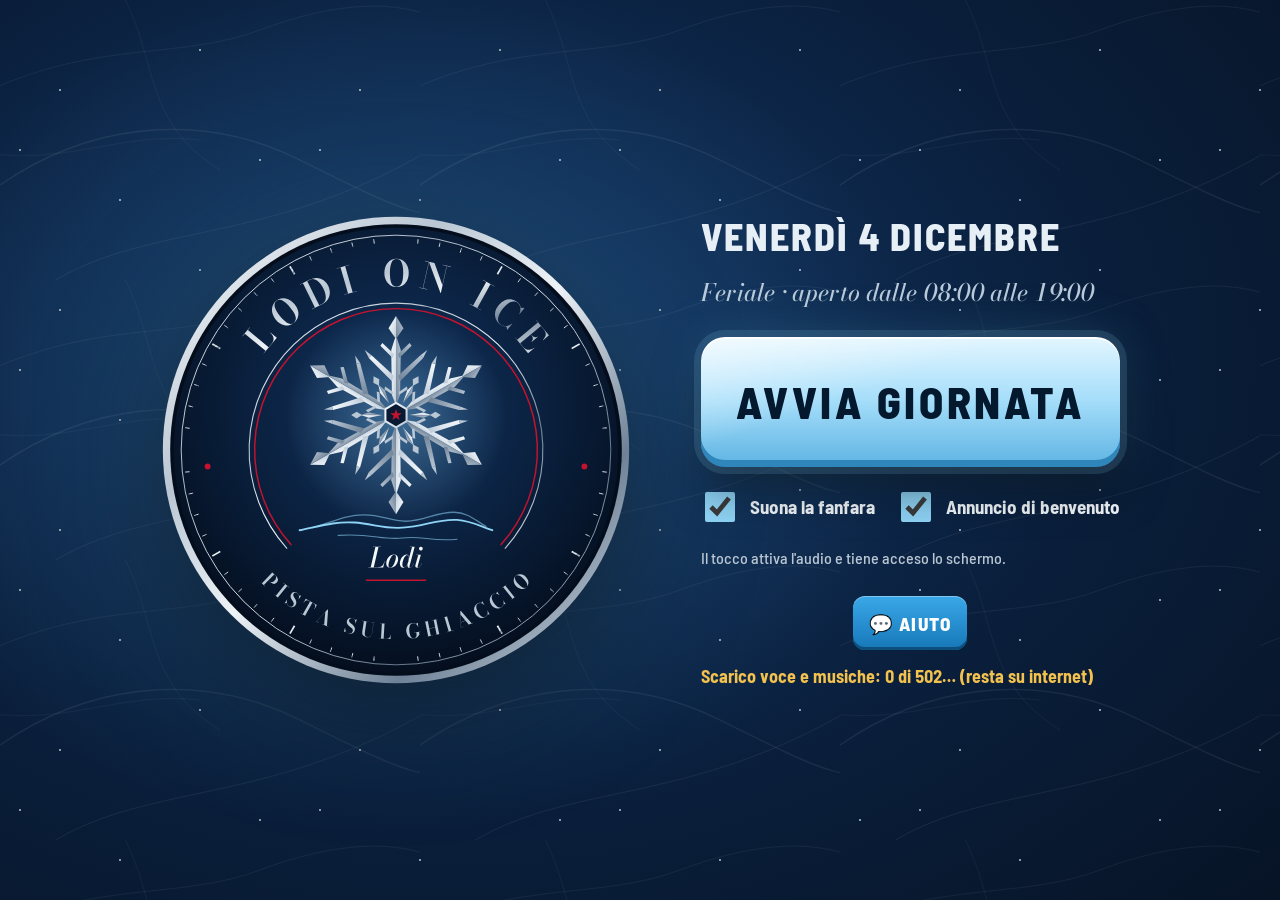
<file: index.html>
<!doctype html>
<html lang="it">
<head>
  <meta charset="utf-8">
  <meta name="viewport" content="width=device-width, initial-scale=1, viewport-fit=cover, user-scalable=no">
  <meta name="theme-color" content="#081A33">
  <meta name="mobile-web-app-capable" content="yes">
  <meta name="apple-mobile-web-app-capable" content="yes">
  <meta name="apple-mobile-web-app-status-bar-style" content="black-translucent">
  <meta name="apple-mobile-web-app-title" content="Lodi on Ice">
  <meta name="format-detection" content="telephone=no">
  <title>Lodi on Ice – Pista sul ghiaccio</title>
  <link rel="manifest" href="manifest.json">
  <link rel="icon" href="icone/icona-192.png">
  <link rel="apple-touch-icon" href="icone/icona-180.png">
  <link rel="stylesheet" href="css/stile.css">
</head>
<body>

<section id="avvio" class="avvio">
  <div class="avvio-neve" aria-hidden="true"></div>
  <img src="logo/logo.svg" alt="Lodi on Ice – Pista sul ghiaccio" class="avvio-logo">
  <div class="avvio-colonna">
    <p class="avvio-data" id="avvio-data"></p>
    <p class="avvio-orario" id="avvio-orario"></p>
    <div class="avvio-fondo" id="avvio-fondo" hidden>
      <span class="fondo-titolo">💶 Fondo cassa nel cassetto</span>
      <span class="fondo-comandi">
        <button type="button" class="btn" id="fondo-meno" aria-label="10 euro in meno">−10</button>
        <input type="number" inputmode="decimal" id="fondo-euro" min="0" step="5" aria-label="Fondo cassa in euro"><b>€</b>
        <button type="button" class="btn" id="fondo-piu" aria-label="10 euro in più">+10</button>
      </span>
    </div>
    <button id="btn-avvia" class="btn-avvia">AVVIA GIORNATA</button>
    <div class="avvio-opzioni">
      <label class="spunta"><input type="checkbox" id="avvio-tada"> Suona la fanfara</label>
      <label class="spunta"><input type="checkbox" id="avvio-benvenuto"> Annuncio di benvenuto</label>
      <label class="spunta" id="avvio-yt-riga" hidden><input type="checkbox" id="avvio-yt"> Musica YouTube</label>
    </div>
    <p class="avvio-nota">Il tocco attiva l'audio e tiene acceso lo schermo.</p>
    <div id="avvio-licenza" class="avvio-licenza"></div>
    <button id="btn-aiuto-avvio" class="btn-aiuto avvio-aiuto" aria-label="Assistenza">💬 AIUTO</button>
    <p class="avvio-offline" id="avvio-offline"></p>
  </div>
</section>

<header class="barra">
  <i class="ang a1"></i><i class="ang a2"></i><i class="ang a3"></i><i class="ang a4"></i>
  <img src="logo/icona.svg" alt="" class="barra-icona">
  <div class="barra-nome">
    <span class="barra-titolo">Lodi on Ice</span>
    <span class="barra-sotto">Pista sul ghiaccio · Lodi</span>
  </div>
  <div class="barra-centro">
    <span id="barra-giorno" class="badge"></span>
    <span id="barra-ora" class="barra-ora">--:--</span>
  </div>
  <div id="stato" class="stato" role="status"></div>
  <button id="btn-aiuto" class="btn-aiuto" aria-label="Assistenza">💬 AIUTO</button>
  <button id="btn-stop" class="btn-stop" aria-label="Ferma tutti i suoni">■ STOP</button>
</header>

<nav class="menu" aria-label="Pagine">
  <button data-pagina="oggi" class="attivo">
    <svg viewBox="0 0 48 48"><path d="M6 14h36v7a4 4 0 0 0 0 8v7H6v-7a4 4 0 0 0 0-8z" /><path d="M30 14v22" stroke-dasharray="3 3"/></svg>
    Cassa</button>
  <button data-pagina="pinguini">
    <svg viewBox="0 0 48 48"><path d="M24 5c-7 0-11 6-11 13v9c-4 3-6 7-5 10 3 0 5-2 6-4 1 5 5 9 10 9s9-4 10-9c1 2 3 4 6 4 1-3-1-7-5-10v-9c0-7-4-13-11-13z"/><path d="M19 18h.1M29 18h.1M21 24l3 3 3-3"/></svg>
    Pinguini</button>
  <button data-pagina="turni" class="menu-turni">
    <svg viewBox="0 0 48 48"><circle cx="24" cy="27" r="15"/><path d="M24 18v9l6 4M19 5h10M24 5v7"/></svg>
    Turni</button>
  <button data-pagina="armadi" class="menu-armadi">
    <svg viewBox="0 0 48 48"><rect x="10" y="5" width="28" height="38" rx="3"/><path d="M24 5v38M18 22v4M30 22v4"/></svg>
    Armadietti</button>
  <button data-pagina="suoni">
    <svg viewBox="0 0 48 48"><path d="M8 19h8l10-8v26l-10-8H8z"/><path d="M32 17a10 10 0 0 1 0 14M37 12a17 17 0 0 1 0 24"/></svg>
    Annunci</button>
  <button data-pagina="stats" data-pin>
    <svg viewBox="0 0 48 48"><path d="M8 40h32M13 34V22M21 34V12M29 34V18M37 34V26"/></svg>
    Resoconto</button>
  <button data-pagina="imp" data-pin>
    <svg viewBox="0 0 48 48"><circle cx="24" cy="24" r="6"/><path d="M24 5v7M24 36v7M5 24h7M36 24h7M10.6 10.6l5 5M32.4 32.4l5 5M10.6 37.4l5-5M32.4 15.6l5-5"/></svg>
    Impostazioni</button>
</nav>

<main>
  <section id="pg-oggi" class="pagina attiva"></section>
  <section id="pg-pinguini" class="pagina"></section>
  <section id="pg-turni" class="pagina"></section>
  <section id="pg-armadi" class="pagina"></section>
  <section id="pg-suoni" class="pagina"></section>
  <section id="pg-stats" class="pagina"></section>
  <section id="pg-imp" class="pagina"></section>
</main>

<div id="yt-box" class="yt-box" hidden>
  <div id="yt-player"></div>
  <span class="yt-titolo"></span>
</div>

<div class="gira-telefono" aria-live="polite">
  <div class="gira-icona">📱</div>
  <b>Gira il telefono in orizzontale</b>
  <span>La pista si usa col telefono (o il tablet) messo di traverso.</span>
</div>

<div id="finestre"></div>
<div id="avvisi" aria-live="polite"></div>
<button id="aggiorna" class="aggiorna" hidden>Nuova versione disponibile, tocca per aggiornare</button>

<script src="lib/chart.umd.min.js"></script>
<script src="js/app.js" defer></script>
</body>
</html>
</file>
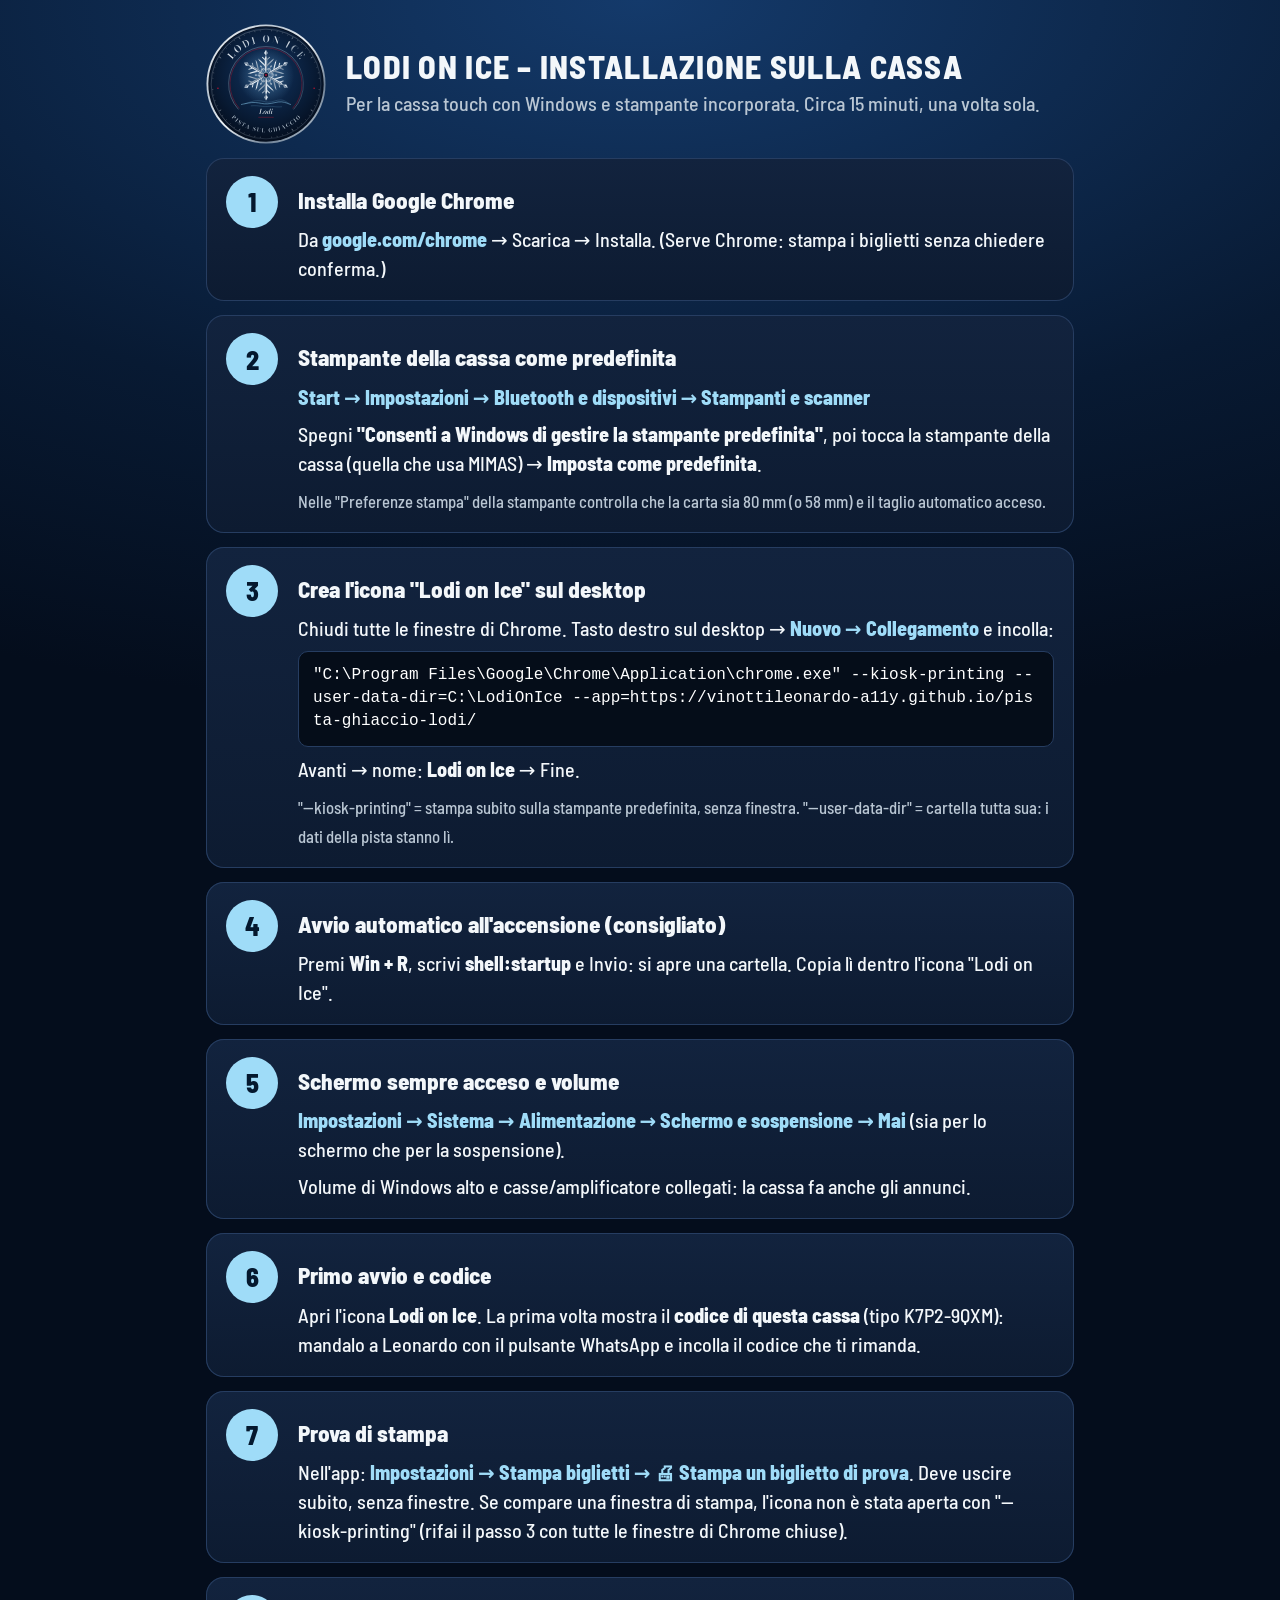
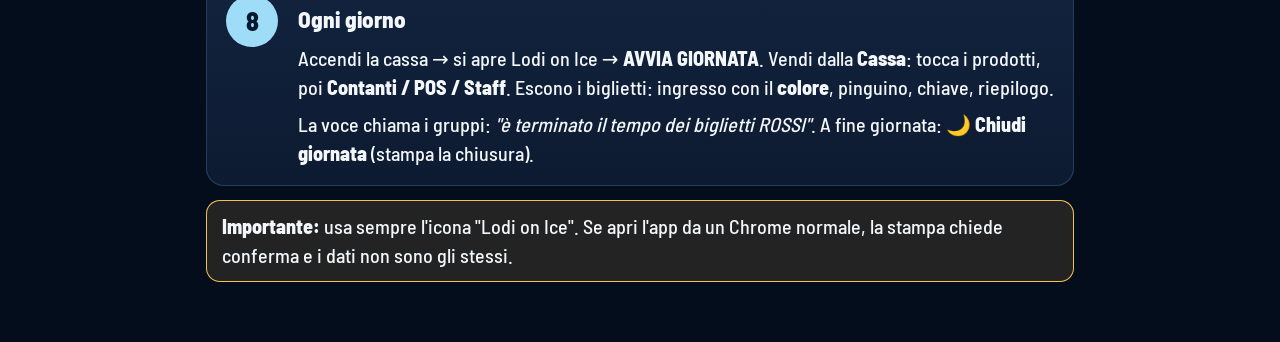
<file: installa.html>
<!doctype html>
<html lang="it">
<head>
  <meta charset="utf-8">
  <meta name="viewport" content="width=device-width, initial-scale=1">
  <title>Installa – Lodi on Ice (cassa Windows)</title>
  <link rel="icon" href="icone/icona-192.png">
  <style>
    @font-face { font-family: 'Barlow'; src: url('font/BarlowSemiCondensed-Medium.ttf') format('truetype'); font-weight: 500; }
    @font-face { font-family: 'Barlow'; src: url('font/BarlowSemiCondensed-ExtraBold.ttf') format('truetype'); font-weight: 800; }
    :root { --notte: #081A33; --riga: #263d61; --argento: #B9C6D3; --neve: #F3F7FA; --gh2: #9fdcf8; --ink: #04182e; --giallo: #F2C14E; --verde: #4FD1A5; }
    * { box-sizing: border-box; } html { background: #040D1C; }
    body { margin: 0; background: radial-gradient(120% 80% at 50% 0%, #143a6b, var(--notte) 60%, #040D1C) fixed; color: var(--neve); font: 500 20px/1.45 'Barlow', system-ui, sans-serif; }
    main { max-width: 900px; margin: 0 auto; padding: 24px 16px 60px; }
    header { display: flex; align-items: center; gap: 20px; }
    header img { width: 120px; height: 120px; }
    h1 { font-weight: 800; text-transform: uppercase; letter-spacing: .04em; font-size: 32px; margin: 0; line-height: 1.05; }
    header p { margin: 6px 0 0; color: var(--argento); }
    .passo { position: relative; background: linear-gradient(180deg, #12233e, #0d1b31); border-radius: 18px; padding: 18px 20px 18px 92px; margin-top: 14px; box-shadow: inset 0 0 0 1px var(--riga); }
    .passo > * + * { margin-top: 8px; }
    .n { position: absolute; left: 20px; top: 18px; width: 52px; height: 52px; border-radius: 50%; background: var(--gh2); color: var(--ink); font-weight: 800; font-size: 26px; display: flex; align-items: center; justify-content: center; }
    h2 { margin: 0; font-size: 23px; font-weight: 800; }
    p { margin: 0; }
    .percorso { font-weight: 800; color: var(--gh2); }
    code { display: block; background: #050d19; border: 1px solid var(--riga); border-radius: 10px; padding: 12px 14px; font-size: 16px; word-break: break-all; user-select: all; color: #fff; }
    .attenzione { background: rgba(242,193,78,.12); box-shadow: inset 0 0 0 1px var(--giallo); border-radius: 14px; padding: 12px 16px; margin-top: 14px; }
    small { color: var(--argento); }
  </style>
</head>
<body>
<main>
  <header>
    <img src="logo/logo.svg" alt="">
    <div>
      <h1>Lodi on Ice – installazione sulla cassa</h1>
      <p>Per la cassa touch con Windows e stampante incorporata. Circa 15 minuti, una volta sola.</p>
    </div>
  </header>

  <section class="passo"><span class="n">1</span>
    <h2>Installa Google Chrome</h2>
    <p>Da <span class="percorso">google.com/chrome</span> → Scarica → Installa. (Serve Chrome: stampa i biglietti senza chiedere conferma.)</p>
  </section>

  <section class="passo"><span class="n">2</span>
    <h2>Stampante della cassa come predefinita</h2>
    <p><span class="percorso">Start → Impostazioni → Bluetooth e dispositivi → Stampanti e scanner</span></p>
    <p>Spegni <b>"Consenti a Windows di gestire la stampante predefinita"</b>, poi tocca la stampante della cassa (quella che usa MIMAS) → <b>Imposta come predefinita</b>.</p>
    <p><small>Nelle "Preferenze stampa" della stampante controlla che la carta sia 80 mm (o 58 mm) e il taglio automatico acceso.</small></p>
  </section>

  <section class="passo"><span class="n">3</span>
    <h2>Crea l'icona "Lodi on Ice" sul desktop</h2>
    <p>Chiudi tutte le finestre di Chrome. Tasto destro sul desktop → <span class="percorso">Nuovo → Collegamento</span> e incolla:</p>
    <code>"C:\Program Files\Google\Chrome\Application\chrome.exe" --kiosk-printing --user-data-dir=C:\LodiOnIce --app=https://vinottileonardo-a11y.github.io/pista-ghiaccio-lodi/</code>
    <p>Avanti → nome: <b>Lodi on Ice</b> → Fine.</p>
    <p><small>"--kiosk-printing" = stampa subito sulla stampante predefinita, senza finestra. "--user-data-dir" = cartella tutta sua: i dati della pista stanno lì.</small></p>
  </section>

  <section class="passo"><span class="n">4</span>
    <h2>Avvio automatico all'accensione (consigliato)</h2>
    <p>Premi <b>Win + R</b>, scrivi <b>shell:startup</b> e Invio: si apre una cartella. Copia lì dentro l'icona "Lodi on Ice".</p>
  </section>

  <section class="passo"><span class="n">5</span>
    <h2>Schermo sempre acceso e volume</h2>
    <p><span class="percorso">Impostazioni → Sistema → Alimentazione → Schermo e sospensione → Mai</span> (sia per lo schermo che per la sospensione).</p>
    <p>Volume di Windows alto e casse/amplificatore collegati: la cassa fa anche gli annunci.</p>
  </section>

  <section class="passo"><span class="n">6</span>
    <h2>Primo avvio e codice</h2>
    <p>Apri l'icona <b>Lodi on Ice</b>. La prima volta mostra il <b>codice di questa cassa</b> (tipo K7P2-9QXM): mandalo a Leonardo con il pulsante WhatsApp e incolla il codice che ti rimanda.</p>
  </section>

  <section class="passo"><span class="n">7</span>
    <h2>Prova di stampa</h2>
    <p>Nell'app: <span class="percorso">Impostazioni → Stampa biglietti → 🖨 Stampa un biglietto di prova</span>. Deve uscire subito, senza finestre. Se compare una finestra di stampa, l'icona non è stata aperta con "--kiosk-printing" (rifai il passo 3 con tutte le finestre di Chrome chiuse).</p>
  </section>

  <section class="passo"><span class="n">8</span>
    <h2>Ogni giorno</h2>
    <p>Accendi la cassa → si apre Lodi on Ice → <b>AVVIA GIORNATA</b>. Vendi dalla <b>Cassa</b>: tocca i prodotti, poi <b>Contanti / POS / Staff</b>. Escono i biglietti: ingresso con il <b>colore</b>, pinguino, chiave, riepilogo.</p>
    <p>La voce chiama i gruppi: <i>"è terminato il tempo dei biglietti ROSSI"</i>. A fine giornata: <b>🌙 Chiudi giornata</b> (stampa la chiusura).</p>
  </section>

  <p class="attenzione"><b>Importante:</b> usa sempre l'icona "Lodi on Ice". Se apri l'app da un Chrome normale, la stampa chiede conferma e i dati non sono gli stessi.</p>
</main>
</body>
</html>
</file>
<file: css/stile.css>
@font-face{font-family:Bodoni;src:url(../font/BodoniModa.ttf) format("truetype");font-weight:400 900;font-display:swap}@font-face{font-family:Bodoni;src:url(../font/BodoniModa-Italic.ttf) format("truetype");font-weight:400 900;font-style:italic;font-display:swap}@font-face{font-family:Barlow;src:url(../font/BarlowSemiCondensed-Medium.ttf) format("truetype");font-weight:500;font-display:swap}@font-face{font-family:Barlow;src:url(../font/BarlowSemiCondensed-Bold.ttf) format("truetype");font-weight:700;font-display:swap}@font-face{font-family:Barlow;src:url(../font/BarlowSemiCondensed-ExtraBold.ttf) format("truetype");font-weight:800;font-display:swap}:root{--notte: #081A33;--abisso: #040D1C;--lastra: #0F2748;--lastra-2: #163563;--filo: rgba(185, 198, 211, .28);--argento: #B9C6D3;--neve: #F3F7FA;--ghiaccio: #8FD3F5;--ghiaccio-scuro: #2C7FB8;--rosso: #C4132F;--rosso-chiaro: #FF5A6E;--giallo: #F2C14E;--verde: #4FD1A5;--raggio: 14px;--barra: 72px;--menu: 124px;color-scheme:dark}*{box-sizing:border-box;-webkit-tap-highlight-color:transparent}html,body{margin:0;height:100%}body{background:radial-gradient(120% 90% at 60% 0%,#10305a 0%,var(--notte) 55%,var(--abisso) 100%) fixed;color:var(--neve);font:500 18px/1.35 Barlow,system-ui,sans-serif;overflow:hidden;user-select:none;-webkit-user-select:none;touch-action:manipulation}button,input,select,textarea{font:inherit;color:inherit}button{cursor:pointer;border:0;background:none}button:focus-visible,input:focus-visible,select:focus-visible,textarea:focus-visible{outline:3px solid var(--ghiaccio);outline-offset:2px}h1,h2,h3{font-family:Bodoni,Georgia,serif;font-weight:600;margin:0;letter-spacing:.01em}h2{font-size:30px}h3{font-size:22px;color:var(--argento)}.num{font-variant-numeric:tabular-nums}[hidden]{display:none!important}.barra{position:fixed;inset:0 0 auto;height:var(--barra);display:flex;align-items:center;gap:18px;padding:0 16px 0 18px;background:#040d1cd1;border-bottom:1px solid var(--filo);backdrop-filter:blur(6px);z-index:20}.barra-icona{width:52px;height:52px;border-radius:50%}.barra-nome{display:flex;flex-direction:column;line-height:1.1;min-width:0}.barra-titolo{font-family:Bodoni,serif;font-size:25px;font-weight:600}.barra-sotto{font-family:Bodoni,serif;font-style:italic;color:var(--argento);font-size:15px}.barra-centro{margin-left:auto;display:flex;align-items:center;gap:14px}.barra-ora{font-size:34px;font-weight:800;font-variant-numeric:tabular-nums;letter-spacing:.02em}.badge{display:inline-flex;align-items:center;gap:6px;padding:5px 12px;border-radius:999px;border:1px solid var(--filo);color:var(--argento);font-weight:700;font-size:16px;white-space:nowrap}.badge.festivo{border-color:var(--rosso-chiaro);color:#ffd6dc;background:#c4132f38}.badge.vacanze{border-color:var(--rosso-chiaro);color:#fff;background:var(--rosso)}.badge.chiuso,.badge.fuori{color:var(--giallo);border-color:var(--giallo)}.badge.finto{color:#1b1200;background:var(--giallo);border-color:var(--giallo)}.stato{display:flex;gap:8px}.stato span{padding:6px 12px;border-radius:10px;font-weight:700;font-size:15px;white-space:nowrap;background:#4fd1a524;color:var(--verde);border:1px solid rgba(79,209,165,.4)}.stato span.ko{background:var(--rosso);color:#fff;border-color:var(--rosso-chiaro);animation:lampo 1s steps(2) infinite}.btn-stop{height:54px;padding:0 22px;border-radius:12px;background:var(--rosso);color:#fff;font-weight:800;font-size:22px;letter-spacing:.04em;border:2px solid #ff8a98}.btn-stop:active{transform:scale(.96)}.menu{position:fixed;top:var(--barra);bottom:0;left:0;width:var(--menu);display:flex;flex-direction:column;gap:8px;padding:12px 10px;background:#040d1c99;border-right:1px solid var(--filo);z-index:10}.menu button{flex:1;max-height:128px;display:flex;flex-direction:column;align-items:center;justify-content:center;gap:6px;border-radius:var(--raggio);color:var(--argento);font-weight:700;font-size:16px}.menu svg{width:42px;height:42px;fill:none;stroke:currentColor;stroke-width:2.6;stroke-linecap:round;stroke-linejoin:round}.menu button.attivo{background:var(--lastra-2);color:var(--neve);box-shadow:inset 4px 0 0 var(--ghiaccio)}.menu button.attivo svg{stroke:var(--ghiaccio)}main{position:fixed;top:var(--barra);left:var(--menu);right:0;bottom:0}.pagina{display:none;height:100%;overflow-y:auto;padding:18px 20px 28px;overscroll-behavior:contain}.pagina.attiva{display:block}.pannello{background:var(--lastra);border:1px solid var(--filo);border-radius:18px;padding:18px}.pannello+.pannello{margin-top:14px}.riga{display:flex;gap:12px;align-items:center;flex-wrap:wrap}.spazio{flex:1}.btn{min-height:64px;padding:0 22px;border-radius:var(--raggio);font-weight:700;font-size:20px;background:var(--lastra-2);border:1px solid var(--filo);color:var(--neve);display:inline-flex;align-items:center;justify-content:center;gap:10px}.btn:active{transform:scale(.97);filter:brightness(1.15)}.btn.primario{background:var(--ghiaccio);color:var(--abisso);border-color:transparent}.btn.pericolo{background:var(--rosso);border-color:var(--rosso-chiaro);color:#fff}.btn.piccolo{min-height:50px;font-size:17px;padding:0 16px}.btn[disabled]{opacity:.4}.etichetta{color:var(--argento);font-size:16px}.vuoto{color:var(--argento);font-style:italic}.spunta{display:inline-flex;align-items:center;gap:12px;font-size:19px;min-height:52px}.spunta input{width:30px;height:30px;accent-color:var(--ghiaccio)}.interruttore{position:relative;display:inline-flex;align-items:center;gap:14px;font-weight:700;font-size:20px;min-height:60px}.interruttore input{appearance:none;width:84px;height:46px;border-radius:999px;background:#3a4a61;position:relative;transition:background .2s}.interruttore input:after{content:"";position:absolute;top:5px;left:5px;width:36px;height:36px;border-radius:50%;background:#fff;transition:transform .2s}.interruttore input:checked{background:var(--verde)}.interruttore input:checked:after{transform:translate(38px)}input[type=text],input[type=number],input[type=time],input[type=date],input[type=datetime-local],input[type=password],select,textarea{min-height:56px;border-radius:12px;border:1px solid var(--filo);background:var(--abisso);padding:0 14px;font-size:20px;color:var(--neve);user-select:text;-webkit-user-select:text}textarea{padding:12px 14px;min-height:100px;resize:vertical;width:100%}input[type=number]{width:120px}input[type=range]{width:100%;height:44px;accent-color:var(--ghiaccio)}.avvio{position:fixed;inset:0;z-index:50;display:flex;align-items:center;justify-content:center;gap:70px;background:radial-gradient(90% 90% at 35% 40%,#143a6b 0%,var(--notte) 55%,var(--abisso) 100%)}.avvio[hidden]{display:none}.avvio-logo{width:min(470px,42vw);filter:drop-shadow(0 20px 50px rgba(0,0,0,.55))}.avvio-colonna{display:flex;flex-direction:column;gap:14px;max-width:470px}.avvio-data{font-family:Bodoni,serif;font-size:34px;margin:0}.avvio-orario{margin:0;color:var(--argento);font-size:22px}.avvio-fondo{display:flex;flex-direction:column;align-items:center;gap:8px;margin:4px 0 0;padding:12px 18px;border:1px solid var(--filo);border-radius:16px;background:#ffffff0a;font-size:21px;font-weight:700}.fondo-comandi{display:flex;align-items:center;gap:10px;white-space:nowrap}.avvio-fondo[hidden]{display:none}.avvio-fondo .btn{min-width:64px;min-height:52px;font-size:20px}.avvio-fondo input{width:110px;height:52px;font-size:26px;font-weight:800;text-align:center}.btn-avvia{margin-top:14px;height:130px;border-radius:22px;background:var(--ghiaccio);color:var(--abisso);font-weight:800;font-size:40px;letter-spacing:.04em;box-shadow:0 0 0 6px #8fd3f52e,0 18px 40px #00000073}.btn-avvia:active{transform:scale(.97)}.avvio-opzioni{display:flex;gap:22px;flex-wrap:wrap}.avvio-nota{color:var(--argento);margin:0;font-size:16px}.velo{position:fixed;inset:0;z-index:60;background:#020710b8;display:flex;align-items:center;justify-content:center;padding:20px}.finestra{background:var(--lastra);border:1px solid var(--filo);border-radius:22px;padding:24px;width:min(760px,100%);max-height:100%;overflow-y:auto;box-shadow:0 30px 80px #0009}.finestra h2{margin-bottom:14px}.finestra .azioni{display:flex;gap:12px;justify-content:flex-end;margin-top:22px;flex-wrap:wrap}.finestra .azioni .btn{min-width:170px}#avvisi{position:fixed;bottom:22px;left:50%;transform:translate(-50%);z-index:70;display:flex;flex-direction:column;gap:10px;align-items:center}.avviso{display:flex;align-items:center;gap:18px;padding:14px 18px 14px 22px;border-radius:16px;background:var(--neve);color:var(--abisso);font-weight:700;font-size:20px;box-shadow:0 14px 40px #00000080}.avviso .btn{min-height:52px;background:var(--abisso);color:var(--neve)}.aggiorna{position:fixed;top:calc(var(--barra) + 10px);left:50%;transform:translate(-50%);z-index:65;padding:18px 30px;border-radius:16px;background:var(--giallo);color:#1b1200;font-weight:800;font-size:21px;box-shadow:0 12px 30px #00000080}.oggi{display:grid;grid-template-columns:1.25fr 1fr;gap:18px;min-height:100%}.cassa{display:flex;flex-direction:column;gap:14px}.btn-ingresso{flex:1;min-height:250px;border-radius:24px;background:var(--ghiaccio);color:var(--abisso);display:flex;flex-direction:column;align-items:center;justify-content:center;gap:4px;box-shadow:inset 0 -8px #040d1c2e}.btn-ingresso:active{transform:scale(.985);filter:brightness(1.1)}.btn-ingresso b{font-size:84px;font-weight:800;line-height:1}.btn-ingresso span{font-size:22px;font-weight:700}.rapidi{display:grid;grid-template-columns:repeat(3,1fr);gap:14px}.rapidi .btn{min-height:110px;font-size:44px;font-weight:800;border-radius:20px}.annulla-riga{display:flex;gap:14px}.annulla-riga .btn{flex:1}.contatori{display:grid;grid-template-columns:1fr 1fr;gap:12px}.contatore{background:var(--abisso);border:1px solid var(--filo);border-radius:14px;padding:12px 16px}.contatore b{display:block;font-size:38px;font-weight:800;font-variant-numeric:tabular-nums;line-height:1.1}.contatore span{color:var(--argento);font-size:16px}.totale{grid-column:span 2;display:flex;align-items:baseline;justify-content:space-between;border-color:var(--ghiaccio)}.totale b{font-size:50px;color:var(--ghiaccio)}.lato{display:flex;flex-direction:column;gap:14px}.giorno-titolo{display:flex;align-items:center;justify-content:space-between;gap:12px}.chiusura-conto{font-size:46px;font-weight:800;font-variant-numeric:tabular-nums;line-height:1.05}.meteo-box{display:flex;align-items:center;gap:16px}.meteo-icona{font-size:56px;line-height:1;white-space:nowrap}.meteo-storia{color:var(--argento);font-size:16px}.promemoria{border-color:var(--giallo);background:#f2c14e1a}.promemoria b{color:var(--giallo)}.griglia-pinguini{display:grid;grid-template-columns:repeat(auto-fill,minmax(146px,1fr));gap:10px}.pinguino{position:relative;aspect-ratio:1 / .8;border-radius:18px;background:var(--lastra);border:2px solid var(--filo);display:flex;flex-direction:column;align-items:center;justify-content:center;overflow:hidden}.pinguino:active{transform:scale(.97)}.pinguino svg.ghiera{position:absolute;width:86%;height:86%}.pinguino .n{position:relative;font-size:56px;font-weight:800;line-height:1;font-variant-numeric:tabular-nums}.pinguino .t{position:relative;font-size:22px;font-weight:700;font-variant-numeric:tabular-nums;color:var(--argento)}.pinguino.libero .t{font-size:17px}.pinguino.uso{background:var(--lastra-2);border-color:var(--ghiaccio)}.pinguino.uso .t{color:var(--ghiaccio)}.pinguino.ultimo{background:#4a3a0c;border-color:var(--giallo);animation:lampeggia .9s ease-in-out infinite}.pinguino.ultimo .t{color:var(--giallo)}.pinguino.scaduto{background:var(--rosso);border-color:#ff9aa6}.pinguino.scaduto .t{color:#fff}.pinguino .turni{position:absolute;top:8px;right:10px;font-size:15px;font-weight:800;color:var(--neve);background:#00000059;padding:2px 8px;border-radius:8px}@keyframes lampeggia{50%{background:#7a5e10}}@keyframes lampo{50%{opacity:.55}}.legenda{display:flex;gap:18px;color:var(--argento);font-size:16px;flex-wrap:wrap}.legenda i{display:inline-block;width:16px;height:16px;border-radius:4px;vertical-align:-2px;margin-right:6px}.suoni{display:grid;grid-template-columns:1fr 380px;gap:18px}.gruppo-suoni{margin-bottom:16px}.gruppo-suoni h3{margin-bottom:10px}.griglia-suoni{display:grid;grid-template-columns:repeat(auto-fill,minmax(190px,1fr));gap:10px}.suono{min-height:84px;border-radius:14px;padding:10px 14px;text-align:left;font-weight:700;font-size:19px;background:var(--lastra-2);border:1px solid var(--filo);border-left:6px solid var(--colore, var(--ghiaccio));display:flex;flex-direction:column;justify-content:center}.suono small{color:var(--argento);font-weight:500;font-size:14px;line-height:1.2;margin-top:3px;display:-webkit-box;-webkit-line-clamp:2;-webkit-box-orient:vertical;overflow:hidden}.suono:active{filter:brightness(1.3);transform:scale(.98)}.suono.suonando{box-shadow:0 0 0 3px var(--ghiaccio)}.lettore .titolo{font-size:20px;font-weight:700;min-height:28px;overflow:hidden;text-overflow:ellipsis;white-space:nowrap}.lettore .comandi{display:grid;grid-template-columns:repeat(3,1fr);gap:10px;margin:12px 0}.lettore .comandi .btn{min-height:72px;font-size:28px}.lista-musica{max-height:220px;overflow-y:auto;margin-top:10px}.lista-musica div{display:flex;align-items:center;gap:10px;padding:8px 0;border-bottom:1px solid var(--filo)}.lista-musica div span{flex:1;overflow:hidden;text-overflow:ellipsis;white-space:nowrap}.lista-musica div.ora span{color:var(--ghiaccio);font-weight:700}.in-onda{color:var(--ghiaccio);font-weight:700;min-height:26px}.filtri{display:flex;gap:10px;flex-wrap:wrap;align-items:center;margin-bottom:14px}.filtri .btn.attivo{background:var(--ghiaccio);color:var(--abisso)}.tessere{display:grid;grid-template-columns:repeat(5,1fr);gap:12px;margin-bottom:14px}.tessera{background:var(--lastra);border:1px solid var(--filo);border-radius:16px;padding:14px 16px}.tessera b{display:block;font-size:34px;font-weight:800;font-variant-numeric:tabular-nums}.tessera span{color:var(--argento);font-size:15px}.grafici{display:grid;grid-template-columns:1fr 1fr;gap:14px}.grafico{background:var(--lastra);border:1px solid var(--filo);border-radius:18px;padding:14px;height:340px;display:flex;flex-direction:column}.grafico.largo{grid-column:span 2}.grafico h3{font-size:19px;margin-bottom:8px}.grafico .tela{position:relative;flex:1;min-height:0}table.tab{width:100%;border-collapse:collapse;font-size:17px}table.tab th{text-align:left;color:var(--argento);font-weight:700;padding:8px 10px;border-bottom:1px solid var(--filo)}table.tab td{padding:10px;border-bottom:1px solid rgba(185,198,211,.12);font-variant-numeric:tabular-nums}table.tab tr.festivo td:first-child{box-shadow:inset 4px 0 0 var(--rosso)}table.tab td.dx,table.tab th.dx{text-align:right}.imp{display:grid;grid-template-columns:1fr 1fr;gap:14px;align-items:start}.campo{display:flex;align-items:center;justify-content:space-between;gap:14px;padding:10px 0;border-bottom:1px solid rgba(185,198,211,.12)}.campo:last-child{border-bottom:0}.campo>span{font-size:19px}.elenco-voce{display:flex;align-items:center;gap:10px;padding:10px 0;border-bottom:1px solid rgba(185,198,211,.12)}.elenco-voce .testo{flex:1}.elenco-voce .testo small{display:block;color:var(--argento)}.tastierino{display:grid;grid-template-columns:repeat(3,110px);gap:12px;justify-content:center;margin-top:16px}.tastierino .btn{min-height:90px;font-size:36px}.pin-puntini{text-align:center;font-size:44px;letter-spacing:16px;min-height:60px}.meteo-scelte{display:grid;grid-template-columns:repeat(3,1fr);gap:12px}.meteo-scelte button,.meteo-extra button{min-height:112px;border-radius:18px;background:var(--lastra-2);border:2px solid var(--filo);display:flex;flex-direction:column;align-items:center;justify-content:center;gap:4px;font-weight:700;font-size:20px}.meteo-scelte button i,.meteo-extra button i{font-style:normal;font-size:46px;line-height:1.1}.meteo-scelte button.sel,.meteo-extra button.sel{border-color:var(--ghiaccio);background:#1d4a80;box-shadow:0 0 0 3px #8fd3f559}.meteo-extra{display:grid;grid-template-columns:1fr 1fr;gap:12px;margin-top:12px}.meteo-extra button{min-height:84px;flex-direction:row;gap:12px}.meteo-extra button i{font-size:36px}.debug-barra{border-color:var(--giallo)}@media (max-width: 1100px){.oggi,.suoni,.imp,.grafici{grid-template-columns:1fr}.grafico.largo{grid-column:auto}.tessere{grid-template-columns:repeat(2,1fr)}.barra-sotto{display:none}}@media (prefers-reduced-motion: reduce){.pinguino.ultimo,.stato span.ko{animation:none}}:root{--alto: env(safe-area-inset-top, 0px);--basso: env(safe-area-inset-bottom, 0px)}.barra{height:calc(var(--barra) + var(--alto));padding-top:var(--alto);padding-left:calc(18px + env(safe-area-inset-left,0px));padding-right:calc(16px + env(safe-area-inset-right,0px))}.menu,main{top:calc(var(--barra) + var(--alto))}.menu{padding-bottom:calc(12px + var(--basso));left:env(safe-area-inset-left,0px)}main{left:calc(var(--menu) + env(safe-area-inset-left,0px));right:env(safe-area-inset-right,0px)}.pagina{padding-bottom:calc(28px + var(--basso));-webkit-overflow-scrolling:touch}html,body{height:100dvh;overscroll-behavior:none}body{-webkit-touch-callout:none;-webkit-text-size-adjust:100%}img,svg,button{-webkit-touch-callout:none;-webkit-user-drag:none}.file-nascosto{position:absolute;width:1px;height:1px;opacity:0;overflow:hidden;pointer-events:none}.tieni-acceso{position:fixed;width:1px;height:1px;opacity:.01;left:0;bottom:0;pointer-events:none}@media (max-width: 1200px){.barra{gap:12px}.barra-ora{font-size:30px}.stato span{padding:6px 9px;font-size:14px}}.avvio-offline{margin:0;font-size:18px;font-weight:700;color:var(--giallo);min-height:24px}.avvio-offline.ok{color:var(--verde)}.incassi-giorno{max-width:760px}table.tab.incassi td{font-size:22px;padding:12px 10px}table.tab.incassi td.dx{font-weight:800}table.tab.incassi tr.festivo td:first-child{color:#ff8a9a}table.tab.incassi tr.totale td{border-top:2px solid var(--filo);border-bottom:0;font-size:24px;font-weight:800}details.cartella{margin-top:12px;border:1px solid var(--filo);border-radius:14px;background:#ffffff08}details.cartella>summary{list-style:none;cursor:pointer;padding:18px 20px;font-size:21px;font-weight:700;display:flex;align-items:center;gap:10px;min-height:64px}details.cartella>summary::-webkit-details-marker{display:none}details.cartella>summary:after{content:"\25b8";margin-left:auto;font-size:22px;transition:transform .15s}details.cartella[open]>summary:after{transform:rotate(90deg)}.cartella-dentro{padding:0 14px 14px}.cartella-dentro>.pannello:first-child{margin-top:0}details.cartella-imp>summary{list-style:none;cursor:pointer;display:flex;align-items:center;min-height:48px}details.cartella-imp>summary::-webkit-details-marker{display:none}details.cartella-imp>summary h3{margin:0;flex:1}details.cartella-imp>summary:after{content:"\25b8";font-size:22px;color:var(--argento);transition:transform .15s}details.cartella-imp[open]>summary:after{transform:rotate(90deg)}details.cartella-imp[open]>summary{margin-bottom:8px}.volume-tasti .vol-riga{display:flex;align-items:center;gap:12px;margin:10px 0}.volume-tasti .vol-btn{min-width:84px;min-height:84px;font-size:44px;font-weight:700}.volume-tasti .vol-centro{flex:1;text-align:center}.volume-tasti .vol-numero{font-size:56px;font-weight:800;line-height:1}.volume-tasti .vol-barra{display:grid;grid-template-columns:repeat(30,1fr);gap:3px;height:54px;align-items:end}.volume-tasti .vol-tacca{border:0;padding:0;border-radius:4px;background:var(--filo);cursor:pointer}.volume-tasti .vol-tacca.piena{background:var(--ghiaccio)}.volume-tasti .vol-tacca.medio{outline:2px solid currentColor;outline-offset:1px}.volume-tasti .vol-riga .btn:not(.vol-btn){flex:1;min-height:64px;font-size:20px}:root{--alto: env(safe-area-inset-top, 0px);--basso: env(safe-area-inset-bottom, 0px);--fondo: #06101f;--sup: #0d1b31;--sup2: #12233e;--sup3: #1a2f50;--riga: #263d61;--testo: #f1f6fb;--tenue: #9fb2c6;--spento: #5f7389;--cromo: #e6eef6;--filetto: #b9c9d9;--gh1: #e9f8ff;--gh2: #9fdcf8;--gh3: #4ea9dc;--gh-ink: #04182e;--r: 16px;--r-s: 12px;--display: "Barlow", "Arial Narrow", sans-serif;--brina: repeating-linear-gradient(28deg, rgba(255,255,255,.035) 0 1px, transparent 1px 5px), repeating-linear-gradient(-62deg, rgba(255,255,255,.028) 0 1px, transparent 1px 7px);--pattini: url("data:image/svg+xml,%3Csvg xmlns='http://www.w3.org/2000/svg' width='420' height='280'%3E%3Cg fill='none' stroke='%23ffffff' stroke-linecap='round'%3E%3Cpath d='M-20 200C80 120 200 110 300 160S440 230 460 200' stroke-opacity='.07' stroke-width='1.3'/%3E%3Cpath d='M-10 90C100 40 180 60 260 30S400 0 440 20' stroke-opacity='.05'/%3E%3Cpath d='M40 290C140 220 260 250 430 150' stroke-opacity='.06'/%3E%3Cpath d='M120 -10C160 60 140 120 220 170' stroke-opacity='.04'/%3E%3Cpath d='M-30 150C60 170 120 130 200 140' stroke-opacity='.05' stroke-width='.8'/%3E%3C/g%3E%3C/svg%3E")}body{background:var(--pattini),radial-gradient(110% 80% at 65% -10%,#143865 0%,#0a1f3c 40%,var(--fondo) 75%) fixed;background-size:420px 280px,auto;-webkit-font-smoothing:antialiased;font-variant-numeric:tabular-nums}h2{font-family:var(--display);font-weight:800;text-transform:uppercase;letter-spacing:.04em;font-size:30px;line-height:1;color:var(--testo)}h3{font-family:var(--display);font-weight:800;text-transform:uppercase;letter-spacing:.05em;font-size:21px;line-height:1.05;color:var(--cromo)}.barra{background:var(--brina),var(--pattini),linear-gradient(180deg,#16325a,#0b1d38);background-size:auto,420px 280px,auto;border-bottom:0;box-shadow:inset 0 -1px #04101f,inset 0 -6px #0c1a30,0 10px 26px #00000080;backdrop-filter:none}.barra:before{content:"";position:absolute;left:7px;right:7px;bottom:9px;top:calc(var(--alto) + 7px);border:1px solid var(--filetto);border-radius:10px;opacity:.45;pointer-events:none}.barra .ang{position:absolute;width:14px;height:14px;z-index:1;background:radial-gradient(circle at 35% 30%,#fff 0 8%,#d6dde4 32%,#6d7680)}.ang.a1{top:var(--alto);left:0;border-radius:0 0 7px}.ang.a2{top:var(--alto);right:0;border-radius:0 0 0 7px}.ang.a3{bottom:0;left:0;border-radius:0 7px 0 0}.ang.a4{bottom:0;right:0;border-radius:7px 0 0}.barra-icona{width:54px;height:54px;filter:drop-shadow(0 3px 8px rgba(0,0,0,.7))}.barra-titolo{font-family:var(--display);font-weight:800;text-transform:uppercase;letter-spacing:.06em;font-size:26px;color:var(--cromo);line-height:1}.barra-sotto{font-size:16px;margin-top:3px;color:var(--filetto)}.barra-ora{display:inline-flex;align-items:center;gap:10px;padding:4px 16px 4px 14px;border-radius:99px;background:#050c17;box-shadow:inset 0 0 0 1px #2d4466,inset 0 2px 6px #000c;font-family:var(--display);font-size:32px;color:#fff}.barra-ora:before{content:"";width:10px;height:10px;border-radius:50%;background:#5fd1ff;box-shadow:0 0 10px 2px #5fd1ffcc;animation:respiro 2.4s ease-in-out infinite}@keyframes respiro{50%{opacity:.45}}.badge{font-family:var(--display);text-transform:uppercase;letter-spacing:.05em;font-size:15px;padding:6px 13px;background:#00000040}.stato span{font-family:var(--display);text-transform:uppercase;letter-spacing:.05em;background:#0000004d;box-shadow:inset 0 0 0 1px #4fd1a573;border:0;display:inline-flex;align-items:center;gap:7px}.stato span:before{content:"";width:8px;height:8px;border-radius:50%;background:var(--verde);box-shadow:0 0 8px 1px #4fd1a5cc}.stato span.ko{background:var(--rosso);box-shadow:inset 0 0 0 1px #ff8a98}.stato span.ko:before{background:#fff;box-shadow:0 0 8px 2px #fff}.btn-stop{font-family:var(--display);letter-spacing:.08em;border:0;background:linear-gradient(180deg,#ea3a4d,#b5132b);box-shadow:inset 0 1px #ffffff4d,inset 0 -4px #7d0c1d,0 6px 16px #c4132f59}.menu{background:linear-gradient(180deg,#050c18d9,#050c18a6);border-right:0;box-shadow:inset -1px 0 #1a2c48;gap:10px}.menu button{position:relative;font-family:var(--display);text-transform:uppercase;letter-spacing:.06em;font-size:15px;background:var(--sup);color:var(--tenue);box-shadow:inset 0 1px #ffffff0d,inset 0 -3px #040b16,0 2px 6px #0000004d}.menu button:before{content:"";position:absolute;top:10px;right:10px;width:8px;height:8px;border-radius:50%;background:#22344f;box-shadow:inset 0 1px 1px #0009}.menu svg{stroke-width:2.3}.menu button.attivo{background:linear-gradient(180deg,#1d3a63,#12284a);color:#fff;box-shadow:inset 0 0 0 1px #35557f,inset 0 -3px 0 var(--rosso),0 4px 12px #0006}.menu button.attivo:before{background:#5fd1ff;box-shadow:0 0 10px 2px #5fd1ffcc}.menu button.attivo svg{stroke:var(--gh2);filter:drop-shadow(0 0 6px rgba(143,211,245,.45))}.pannello,.tessera,.grafico{background:linear-gradient(180deg,var(--sup2),var(--sup));border:0;border-radius:var(--r);box-shadow:inset 0 0 0 1px var(--riga),inset 0 1px #ffffff0a,0 8px 22px #0000004d}.pannello>h3:first-child,.grafico>h3:first-child{margin-bottom:10px!important}.finestra{background:var(--brina),linear-gradient(180deg,#14294a,#0c1b33);border:0;box-shadow:inset 0 0 0 1px #35557f,inset 0 3px 0 var(--filetto),0 30px 80px #000000b3}.velo{background:#020710c7;backdrop-filter:blur(3px);-webkit-backdrop-filter:blur(3px)}.promemoria{background:linear-gradient(180deg,#f2c14e24,#f2c14e0f);box-shadow:inset 0 0 0 1px #f2c14e8c,inset 4px 0 0 var(--giallo)}.btn{font-family:var(--display);text-transform:uppercase;letter-spacing:.05em;font-weight:800;border:0;color:var(--testo);background:linear-gradient(180deg,#213b62,#182d4d);box-shadow:inset 0 1px #ffffff14,inset 0 0 0 1px #2d4a74,inset 0 -3px #0a1729,0 3px 8px #00000059;transition:transform .08s,filter .15s}.btn:active{transform:translateY(2px);filter:brightness(1.15)}.btn.primario{color:var(--gh-ink);background:linear-gradient(180deg,var(--gh1) 0%,var(--gh2) 45%,var(--gh3) 100%);box-shadow:inset 0 1px #fffc,inset 0 -3px #2a7fb3,0 5px 18px #5fbef04d}.btn.pericolo{background:linear-gradient(180deg,#e8394c,#ad1328);box-shadow:inset 0 1px #ffffff40,inset 0 -3px #6d0a18,0 4px 14px #c4132f4d}.btn.piccolo{font-size:16px}.filtri .btn.attivo{color:#fff;background:linear-gradient(180deg,#1d3a63,#12284a);box-shadow:inset 0 0 0 1px #4a6c99,inset 0 -3px 0 var(--rosso)}.btn-ingresso{position:relative;overflow:hidden;color:var(--gh-ink);background:var(--pattini),linear-gradient(160deg,#ffffff8c,#fff0 38%),linear-gradient(180deg,#e3f6ff,#a6defa 48%,#5db3e3);background-size:420px 280px,auto,auto;box-shadow:inset 0 2px #ffffffe6,inset 0 0 0 1px #ffffff59,inset 0 -8px #2f86bb,0 14px 34px #3caae647}.btn-ingresso:after{content:"";position:absolute;top:-40%;bottom:-40%;width:26%;left:-40%;background:linear-gradient(90deg,transparent,rgba(255,255,255,.55),transparent);transform:rotate(18deg);animation:riflesso 7s ease-in-out infinite}@keyframes riflesso{0%,70%{left:-40%}to{left:130%}}.btn-ingresso b{font-family:var(--display);font-size:104px;letter-spacing:.01em;text-shadow:0 2px 0 rgba(255,255,255,.5)}.btn-ingresso span{font-family:var(--display);text-transform:uppercase;letter-spacing:.08em;font-weight:800;font-size:23px}.btn-ingresso:active{transform:translateY(3px)}.rapidi .btn{font-size:48px;letter-spacing:.02em;background:linear-gradient(180deg,#1f3a62,#152a49);box-shadow:inset 0 1px #ffffff14,inset 0 0 0 1px #2d4a74,inset 0 -4px 0 var(--gh3),0 4px 10px #00000059}.annulla-riga .btn{color:var(--tenue);box-shadow:inset 0 1px #ffffff0f,inset 0 0 0 1px #2d4a74,inset 0 -3px #4a5d78}.contatori{gap:0;border-radius:var(--r);overflow:hidden;background:#071223;box-shadow:inset 0 0 0 1px var(--riga)}.contatore{background:none;border:0;border-radius:0;padding:12px 16px 11px;text-align:center}.contatore+.contatore:not(.totale){box-shadow:inset 1px 0 0 var(--riga)}.contatore b{font-family:var(--display);font-size:44px;line-height:1;letter-spacing:.02em}.contatore span{font-size:15px;font-weight:700}.totale{text-align:left;align-items:center;padding:14px 18px;background:var(--brina),linear-gradient(180deg,#13284a,#0c1b33);box-shadow:inset 0 1px 0 var(--riga),inset 0 3px 0 var(--filetto)}.totale span{font-family:var(--display);text-transform:uppercase;letter-spacing:.07em;font-size:18px;color:var(--cromo)}.totale b{font-size:58px;color:var(--gh2);text-shadow:0 0 22px rgba(143,211,245,.35)}.giorno-titolo h2{font-size:28px}.chiusura-conto{font-family:var(--display);font-size:64px;letter-spacing:.02em;color:#fff}.meteo-box .btn{white-space:nowrap}.pinguino{border:0;border-radius:18px;background:linear-gradient(180deg,#132848,#0c1b33);box-shadow:inset 0 0 0 1px var(--riga),inset 0 1px #ffffff0d,inset 0 -4px #081325,0 4px 12px #0000004d}.pinguino .n{font-family:var(--display);font-size:62px;letter-spacing:.01em}.pinguino .t{font-family:var(--display);letter-spacing:.04em}.pinguino.libero .t{text-transform:uppercase;color:var(--spento)}.pinguino.libero .n{color:#c9d6e3}.pinguino.uso{border:0;background:var(--pattini),linear-gradient(180deg,#1c4373,#11294b);background-size:420px 280px,auto;box-shadow:inset 0 0 0 2px var(--gh3),inset 0 -4px 0 var(--gh2),0 0 20px #5fbef038}.pinguino.ultimo{border:0;background:linear-gradient(180deg,#5a4610,#3b2d08);box-shadow:inset 0 0 0 2px var(--giallo),inset 0 -4px 0 var(--giallo),0 0 22px #f2c14e4d}.pinguino.scaduto{border:0;background:repeating-linear-gradient(135deg,#d01a35 0 16px,#a8102a 16px 32px);box-shadow:inset 0 0 0 2px #ff9aa6,inset 0 -4px #ffd0d6,0 0 26px #d01a3573}.pinguino .turni{font-family:var(--display);letter-spacing:.04em;background:#00000073;box-shadow:inset 0 0 0 1px #fff3}.legenda{font-family:var(--display);text-transform:uppercase;letter-spacing:.05em;font-size:14px}.suono{border:0;border-radius:14px;font-family:var(--display);letter-spacing:.02em;background:linear-gradient(180deg,#1c3559,#142a48);box-shadow:inset 0 1px #ffffff12,inset 0 0 0 1px #2a4670,inset 0 -4px 0 var(--colore, var(--gh3)),0 3px 8px #0000004d}.suono small{font-family:Barlow,sans-serif;letter-spacing:0}.suono.suonando{box-shadow:inset 0 0 0 2px var(--gh2),inset 0 -4px 0 var(--colore, var(--gh3)),0 0 18px #8fd3f566}.gruppo-suoni h3{display:flex;align-items:center;gap:10px}.gruppo-suoni h3:after{content:"";flex:1;height:1px;background:linear-gradient(90deg,var(--riga),transparent)}.lettore .titolo{font-family:var(--display);letter-spacing:.03em}.in-onda{font-family:var(--display);text-transform:uppercase;letter-spacing:.05em;color:var(--gh2)}.tessera{text-align:center;padding:14px 10px 12px}.tessera b{font-family:var(--display);font-size:40px;line-height:1.05;letter-spacing:.02em}.tessera span{font-weight:700;font-size:14px}.tessere .tessera:first-child{box-shadow:inset 0 0 0 1px var(--riga),inset 0 3px 0 var(--filetto),0 8px 22px #0000004d}.tessere .tessera:first-child b{color:var(--gh2)}table.tab th{font-family:var(--display);text-transform:uppercase;letter-spacing:.05em;font-size:15px}.campo{border-bottom:1px solid #1d3253}.campo>span{font-size:18px;font-weight:600}input[type=text],input[type=number],input[type=time],input[type=date],input[type=datetime-local],input[type=password],select,textarea{background:#050d19;border:1px solid var(--riga);font-weight:700;box-shadow:inset 0 2px 5px #00000080}input:focus,select:focus,textarea:focus{outline:none;border-color:var(--gh2);box-shadow:0 0 0 3px #8fd3f533,inset 0 2px 5px #00000080}.interruttore input{background:#26364d;box-shadow:inset 0 2px 5px #0009}.interruttore input:after{background:linear-gradient(180deg,#fff,#cfd8e2);box-shadow:0 2px 5px #00000080}.interruttore input:checked{background:linear-gradient(180deg,#3fbf92,#2a9670)}.meteo-scelte button,.meteo-extra button{border:0;font-family:var(--display);text-transform:uppercase;letter-spacing:.05em;background:linear-gradient(180deg,#1c3559,#142a48);box-shadow:inset 0 1px #ffffff12,inset 0 0 0 1px #2a4670,inset 0 -4px #0a1729,0 3px 8px #0000004d}.meteo-scelte button.sel,.meteo-extra button.sel{border:0;background:linear-gradient(180deg,#2a5a90,#1b3f6c);box-shadow:inset 0 0 0 2px var(--gh2),inset 0 -4px 0 var(--rosso),0 0 18px #8fd3f559}.avviso{background:linear-gradient(180deg,#fff,#e2edf6);color:var(--gh-ink);box-shadow:inset 0 -3px 0 var(--gh3),0 16px 40px #0000008c;font-family:var(--display);letter-spacing:.02em;font-size:21px}.aggiorna{font-family:var(--display);text-transform:uppercase;letter-spacing:.05em;box-shadow:inset 0 -3px #a07a1c,0 12px 30px #00000080}.avvio{background:var(--pattini),radial-gradient(70% 80% at 30% 45%,rgba(95,190,240,.18) 0%,transparent 60%),radial-gradient(100% 100% at 35% 40%,#143a6b 0%,#0a1f3c 50%,var(--fondo) 100%);background-size:420px 280px,auto,auto;overflow:hidden}.avvio-neve{position:absolute;inset:-100px 0 0;pointer-events:none;opacity:.55;background-image:radial-gradient(2px 2px at 20px 30px,#fff 50%,transparent 51%),radial-gradient(1.5px 1.5px at 120px 80px,#fff 50%,transparent 51%),radial-gradient(2.5px 2.5px at 200px 150px,#fff 50%,transparent 51%),radial-gradient(1.5px 1.5px at 60px 190px,#fff 50%,transparent 51%),radial-gradient(2px 2px at 260px 40px,#fff 50%,transparent 51%);background-size:300px 220px;animation:nevica 16s linear infinite}@keyframes nevica{to{transform:translateY(220px)}}.avvio-logo,.avvio-colonna{position:relative}.avvio-logo{filter:drop-shadow(0 24px 60px rgba(0,0,0,.6)) drop-shadow(0 0 40px rgba(95,190,240,.15))}.avvio-data{font-family:var(--display);font-weight:800;text-transform:uppercase;letter-spacing:.05em;font-size:38px;color:var(--cromo)}.avvio-orario{font-family:Bodoni,serif;font-style:italic;font-size:24px;color:var(--filetto)}.btn-avvia{position:relative;overflow:hidden;border-radius:24px;color:var(--gh-ink);font-family:var(--display);font-size:44px;letter-spacing:.08em;background:linear-gradient(160deg,#ffffff8c,#fff0 40%),linear-gradient(180deg,#e3f6ff,#a6defa 48%,#5db3e3);box-shadow:inset 0 2px #ffffffe6,inset 0 -7px #2f86bb,0 0 0 7px #8fd3f524,0 20px 46px #00000080,0 0 50px #5fbef040}.btn-avvia:after{content:"";position:absolute;top:-40%;bottom:-40%;width:22%;left:-40%;background:linear-gradient(90deg,transparent,rgba(255,255,255,.6),transparent);transform:rotate(18deg);animation:riflesso 5s ease-in-out infinite}.btn-avvia:active{transform:translateY(3px)}.avvio-opzioni .spunta{font-weight:700}@media (prefers-reduced-motion: reduce){.avvio-neve,.btn-ingresso:after,.btn-avvia:after,.barra-ora:before{animation:none}}@media (max-width: 1200px){.barra-titolo{font-size:22px}.barra-ora{font-size:28px;padding:3px 13px 3px 11px}}.yt-box{position:fixed;right:calc(14px + env(safe-area-inset-right,0px));bottom:calc(14px + var(--basso));z-index:30;padding:8px 8px 6px;border-radius:16px;background:linear-gradient(180deg,#14294a,#0b1a31);box-shadow:inset 0 0 0 1px #35557f,inset 0 3px 0 var(--filetto),0 14px 34px #0009}.yt-box iframe{display:block;width:356px;height:200px;border:0;border-radius:10px;background:#000}.yt-titolo{display:block;max-width:356px;margin-top:5px;font-family:var(--display);letter-spacing:.03em;font-size:15px;color:var(--gh2);white-space:nowrap;overflow:hidden;text-overflow:ellipsis}.yt-titolo:empty{display:none}body.yt-attivo .pagina{padding-bottom:calc(260px + var(--basso))}.yt-intestazione{display:flex;align-items:center;gap:10px}.yt-logo{display:inline-grid;place-items:center;width:34px;height:24px;border-radius:7px;background:linear-gradient(180deg,#ff3b3b,#c4161c);color:#fff;font-size:13px}.yt-avviso{margin:8px 0;padding:10px 12px;border-radius:12px;background:#f2c14e24;box-shadow:inset 0 0 0 1px var(--giallo);color:var(--giallo);font-weight:700}.avvio-licenza{display:flex;flex-direction:column;gap:10px}.avvio-licenza:empty{display:none}.avvio-licenza b{font-family:var(--display);font-size:24px;letter-spacing:.02em}.avvio-licenza.avviso{padding:16px 18px;border-radius:18px;background:#f2c14e1f;box-shadow:inset 0 0 0 1px var(--giallo);color:inherit}.avvio-licenza.avviso b{color:var(--giallo)}.avvio-licenza.scaduta{padding:18px;border-radius:18px;background:#c4132f29;box-shadow:inset 0 0 0 1px var(--rosso-chiaro)}.avvio-licenza.scaduta b{color:#ffd6dc}.avvio-licenza input{min-height:56px;width:100%}.pannello.licenza.avviso{box-shadow:inset 0 0 0 1px var(--giallo),inset 0 3px 0 var(--giallo)}.pannello.licenza.scaduta{box-shadow:inset 0 0 0 1px var(--rosso-chiaro),inset 0 3px 0 var(--rosso)}body.sola-lettura .menu button[data-pagina=oggi],body.sola-lettura .menu button[data-pagina=pinguini],body.sola-lettura .menu button[data-pagina=suoni]{display:none}.riattiva{position:fixed;inset:0;z-index:90;display:flex;flex-direction:column;align-items:center;justify-content:center;gap:14px;background:radial-gradient(70% 70% at 50% 50%,#d01a35eb,#780818f2);color:#fff;border:0;font-family:var(--display);text-transform:uppercase;letter-spacing:.06em;cursor:pointer}.riattiva b{font-size:84px;line-height:1;animation:respiro 1.4s ease-in-out infinite}.riattiva span{font-size:32px}.codice-tablet{font-family:var(--display);font-size:20px;letter-spacing:.03em;color:var(--tenue)}.codice-tablet b{color:#fff;font-size:26px;letter-spacing:.12em;user-select:all;-webkit-user-select:all}.avvio-licenza a.btn{text-decoration:none}.avvio-demo{margin:0;padding:12px 16px;border-radius:14px;font-size:18px;color:#1b1200;background:linear-gradient(180deg,#ffe08a,#f2c14e);box-shadow:inset 0 -3px #c8952c}.btn-guida{height:54px;padding:0 18px;border-radius:12px;border:0;color:#1b1200;font-family:var(--display);font-weight:800;font-size:20px;letter-spacing:.06em;background:linear-gradient(180deg,#ffe08a,#f2c14e 50%,#c8952c);box-shadow:inset 0 1px #fff9,inset 0 -3px #8a6414}.guida dl{margin:0;display:grid;grid-template-columns:210px 1fr;gap:10px 18px}.guida dt{font-family:var(--display);font-weight:800;text-transform:uppercase;letter-spacing:.04em;color:var(--gh2);font-size:19px}.guida dd{margin:0;font-size:19px;line-height:1.35}.guida-prova{margin:16px 0 0;padding:14px 16px;border-radius:14px;font-size:19px;background:#f2c14e24;box-shadow:inset 0 0 0 1px var(--giallo)}.guida-passi{margin:0;padding-left:26px;font-size:21px;line-height:1.5}@media (max-width: 760px){.guida dl{grid-template-columns:1fr}}.gira-telefono{display:none}@media (orientation: portrait) and (max-width: 700px){.gira-telefono{position:fixed;inset:0;z-index:200;display:flex;flex-direction:column;align-items:center;justify-content:center;gap:16px;padding:30px;text-align:center;color:#fff;background:radial-gradient(90% 70% at 50% 40%,#163a68,#06101f)}.gira-telefono b{font-family:var(--display);font-size:34px;text-transform:uppercase;letter-spacing:.05em;line-height:1.1}.gira-telefono span{color:var(--argento);font-size:19px}.gira-icona{font-size:90px;animation:gira 2.4s ease-in-out infinite}}@keyframes gira{0%,30%{transform:rotate(0)}55%,85%{transform:rotate(-90deg)}to{transform:rotate(0)}}@media (max-height: 500px){.menu{overflow-y:auto;gap:6px;padding:8px 6px}.menu button{flex:none;min-height:74px}}.demo-avviso{display:flex;flex-direction:column;gap:6px;margin-bottom:14px;box-shadow:inset 0 0 0 2px var(--giallo),0 8px 22px #0000004d!important;background:linear-gradient(180deg,#f2c14e2e,#f2c14e0f)!important}.demo-avviso b{font-family:var(--display);font-size:24px;text-transform:uppercase;letter-spacing:.04em;color:var(--giallo)}.demo-avviso span{font-size:18px}.demo-bloccata .pannello:not(.licenza):not(.demo-avviso){position:relative}.demo-bloccata .pannello:not(.licenza):not(.demo-avviso):after{content:"\1f512  Modificabile nella versione definitiva";position:absolute;inset:0;z-index:2;border-radius:inherit;display:flex;align-items:flex-end;justify-content:center;padding:12px 16px;font-family:var(--display);font-weight:800;font-size:16px;letter-spacing:.04em;text-transform:uppercase;color:var(--giallo);background:#06101f73;cursor:not-allowed}.demo-bloccata .pannello.licenza input,.demo-bloccata .pannello.licenza .btn,.demo-bloccata .pannello.licenza .codice-tablet{display:none}.menu-turni{display:none!important}body.con-turni .menu-turni{display:flex!important}body.con-turni .menu button{max-height:104px}.turni{display:grid;grid-template-columns:430px 1fr;gap:18px;min-height:100%}.turni-cassa{display:flex;flex-direction:column;gap:12px}.turni-durate{display:grid;grid-template-columns:repeat(3,1fr);gap:10px}.turni-durata{min-height:92px;border-radius:16px;display:flex;flex-direction:column;align-items:center;justify-content:center;gap:2px;font-family:var(--display);color:#fff;background:linear-gradient(180deg,#1f3a62,#152a49);box-shadow:inset 0 1px #ffffff14,inset 0 0 0 1px #2d4a74,inset 0 -4px #0a1729}.turni-durata b{font-size:28px;font-weight:800;letter-spacing:.02em}.turni-durata span{font-size:19px;color:var(--argento);font-weight:700}.turni-durata.sel{background:linear-gradient(180deg,#2a5a90,#1b3f6c);box-shadow:inset 0 0 0 2px var(--gh2),inset 0 -4px 0 var(--rosso),0 0 18px #8fd3f559}.turni-durata.sel span{color:var(--gh1)}.turni-display{height:96px;border-radius:16px;display:flex;align-items:center;justify-content:center;font-family:var(--display);font-weight:800;font-size:76px;letter-spacing:.06em;color:#fff;background:#050d19;box-shadow:inset 0 0 0 1px var(--riga),inset 0 3px 8px #0009}.turni-display.vuoto{color:var(--spento)}.turni-tastierino{display:grid;grid-template-columns:repeat(3,1fr);gap:10px}.turni-tasto{min-height:72px;font-size:36px}.turni-avvia{min-height:110px;border-radius:22px;display:flex;flex-direction:column;align-items:center;justify-content:center;color:var(--gh-ink);font-family:var(--display);background:linear-gradient(160deg,#ffffff8c,#fff0 40%),linear-gradient(180deg,#e3f6ff,#a6defa 48%,#5db3e3);box-shadow:inset 0 2px #ffffffe6,inset 0 -7px #2f86bb,0 14px 34px #3caae647}.turni-avvia b{font-size:46px;font-weight:800;letter-spacing:.08em;line-height:1}.turni-avvia span{font-size:21px;font-weight:800;letter-spacing:.05em;text-transform:uppercase}.turni-avvia:active{transform:translateY(3px)}.turni-conta{font-family:var(--display);font-weight:800;font-size:22px;color:var(--gh2)}.turni-lista{display:grid;grid-template-columns:repeat(auto-fill,minmax(150px,1fr));gap:10px;align-content:start}.turno-card{border-radius:16px;padding:10px 8px 9px;display:flex;flex-direction:column;align-items:center;gap:2px;color:#fff;font-family:var(--display);background:linear-gradient(180deg,#1c4373,#11294b);box-shadow:inset 0 0 0 2px var(--gh3),inset 0 -4px 0 var(--gh2)}.turno-card b{font-size:50px;font-weight:800;line-height:1}.turno-card .t{font-size:24px;font-weight:800;color:var(--gh2);font-variant-numeric:tabular-nums}.turno-card small{font-family:Barlow,sans-serif;font-size:13px;color:var(--argento);text-align:center}.turno-card.ultimo{background:linear-gradient(180deg,#5a4610,#3b2d08);box-shadow:inset 0 0 0 2px var(--giallo),inset 0 -4px 0 var(--giallo)}.turno-card.ultimo .t{color:var(--giallo)}.turno-card.scaduto{background:repeating-linear-gradient(135deg,#d01a35 0 16px,#a8102a 16px 32px);box-shadow:inset 0 0 0 2px #ff9aa6,inset 0 -4px #ffd0d6}.turno-card.scaduto .t,.turno-card.scaduto small{color:#fff}@media (max-width: 1100px){.turni{grid-template-columns:1fr}}.conta-oggi{display:grid;grid-template-columns:1fr 1fr 1.3fr;border-radius:var(--r);overflow:hidden;background:#071223;box-shadow:inset 0 0 0 1px var(--riga)}.conta-oggi>div{padding:10px 12px;text-align:center}.conta-oggi>div+div{box-shadow:inset 1px 0 0 var(--riga)}.conta-oggi b{display:block;font-family:var(--display);font-weight:800;font-size:34px;line-height:1}.conta-oggi span{font-size:14px;color:var(--tenue);font-weight:700}.incasso-nascosto{display:flex;align-items:center;justify-content:center;gap:10px;padding:8px 12px;color:var(--tenue);box-shadow:inset 1px 0 0 var(--riga);font-family:var(--display)}.incasso-nascosto span{font-size:14px;text-transform:uppercase;letter-spacing:.05em}.incasso-nascosto b{font-size:22px;color:var(--spento);letter-spacing:.1em}.incasso-nascosto i{font-style:normal;font-size:20px;opacity:.7}.incasso-nascosto.visibile b{color:var(--gh2);letter-spacing:.02em}.btn-chiudi-giornata{min-height:54px;font-size:18px;color:var(--tenue);box-shadow:inset 0 1px #ffffff0f,inset 0 0 0 1px #2d4a74,inset 0 -3px #4a5d78}.btn-vai-turni{min-height:64px;font-size:22px;box-shadow:inset 0 1px #ffffff14,inset 0 0 0 1px #2d4a74,inset 0 -4px 0 var(--giallo)}.pista-adesso h2{font-size:26px}.pista-tessere{display:grid;grid-template-columns:repeat(auto-fit,minmax(140px,1fr));gap:10px;margin:12px 0}.pista-tessera{padding:12px 10px;border-radius:14px;text-align:center;color:#fff;font-family:var(--display);background:linear-gradient(180deg,#1c3559,#142a48);box-shadow:inset 0 0 0 1px #2a4670,inset 0 -4px 0 var(--gh3)}.pista-tessera b{display:block;font-size:48px;font-weight:800;line-height:1}.pista-tessera span{font-size:15px;color:var(--argento);text-transform:uppercase;letter-spacing:.04em}.pista-tessera em{display:block;margin-top:4px;font-style:normal;font-weight:800;color:#fff;background:var(--rosso);border-radius:8px;padding:2px 8px}.pista-tessera.allarme{box-shadow:inset 0 0 0 2px var(--rosso-chiaro),inset 0 -4px 0 var(--rosso)}.chiusura-riga{align-items:flex-end}.chiusura-riga .chiusura-conto{font-size:48px}.prossimo-annuncio{margin-top:12px;padding-top:10px;border-top:1px solid #1d3253}.prossimo-annuncio b{display:block;font-size:20px}.meteo-piccolo .meteo-icona{font-size:40px}.fine-stagione{margin:4px 4px 0}.chiusura-riga2{display:flex;justify-content:space-between;padding:8px 0;border-bottom:1px solid #1d3253;font-size:21px}.chiusura-totale{display:flex;justify-content:space-between;align-items:baseline;margin:10px 0 6px;font-family:var(--display)}.chiusura-totale span{font-size:20px;text-transform:uppercase;letter-spacing:.05em;color:var(--cromo)}.chiusura-totale b{font-size:46px;color:var(--gh2)}.chiusura-diff{font-family:var(--display);font-size:26px}.chiusura-diff.ok{color:var(--verde)}.chiusura-diff.piu{color:var(--giallo)}.chiusura-diff.meno{color:var(--rosso-chiaro)}table.tab td.piu{color:var(--giallo)}table.tab td.meno{color:var(--rosso-chiaro)}@media (max-width: 1100px){.suoni>div:last-child{order:-1}}.ogni-min{display:inline-flex;align-items:center;gap:8px;font-family:var(--display);font-weight:700;font-size:17px;color:var(--tenue);white-space:nowrap}.ogni-min .ogni-min-campo{width:96px;min-height:52px;text-align:center}.menu-armadi{display:none!important}body.con-armadi .menu-armadi{display:flex!important}.griglia-chiavi{display:grid;grid-template-columns:repeat(auto-fill,minmax(118px,1fr));gap:10px}.chiave{aspect-ratio:1 / .78;border-radius:16px;display:flex;flex-direction:column;align-items:center;justify-content:center;gap:2px;color:#fff;font-family:var(--display);background:linear-gradient(180deg,#132848,#0c1b33);box-shadow:inset 0 0 0 1px var(--riga),inset 0 -4px #081325}.chiave b{font-size:46px;font-weight:800;line-height:1}.chiave span{font-size:15px;color:var(--spento);text-transform:uppercase;letter-spacing:.04em}.chiave.fuori{background:linear-gradient(180deg,#5a4610,#3b2d08);box-shadow:inset 0 0 0 2px var(--giallo),inset 0 -4px 0 var(--giallo)}.chiave.fuori span{color:var(--giallo)}.turni-successivo{min-height:60px;font-size:20px;box-shadow:inset 0 1px #ffffff14,inset 0 0 0 1px #2d4a74,inset 0 -3px 0 var(--giallo)}body.con-turni.con-armadi .menu button{max-height:92px;font-size:14px}body.con-turni.con-armadi .menu svg{width:36px;height:36px}.cassa-scontrino{display:flex;flex-direction:column;gap:12px;height:100%}.sc-striscia{display:flex;align-items:center;gap:10px;flex-wrap:wrap;padding:10px 12px;border-radius:16px;background:linear-gradient(180deg,var(--sup2),var(--sup));box-shadow:inset 0 0 0 1px var(--riga)}.sc-inpista{display:flex;align-items:center;gap:8px;flex-wrap:wrap}.sc-chip{display:inline-flex;align-items:center;gap:6px;padding:6px 12px;border-radius:999px;font-family:var(--display);font-weight:800;font-size:17px;letter-spacing:.03em;color:#fff;background:#0a1729;box-shadow:inset 0 0 0 1px #2d4a74}.sc-chip i{width:14px;height:14px;border-radius:50%;background:var(--c, #fff);box-shadow:0 0 8px var(--c, #fff)}.sc-chip small{font-family:Barlow,sans-serif;font-weight:600;color:var(--tenue)}.sc-chip.scaduto{background:var(--rosso);box-shadow:inset 0 0 0 1px #ff9aa6}.sc-prossimo{font-size:15px}.scontrino{display:grid;grid-template-columns:1.05fr 1fr 1fr;gap:14px;min-height:0;flex:1}.sc-sinistra{display:flex;flex-direction:column;gap:12px}.sc-colore{display:flex;flex-direction:column;align-items:center;padding:10px;border-radius:16px;background:#0a1729;box-shadow:inset 0 0 0 3px var(--c),0 0 24px color-mix(in srgb,var(--c) 40%,transparent)}.sc-colore span{font-family:var(--display);text-transform:uppercase;letter-spacing:.08em;font-size:14px;color:var(--tenue)}.sc-colore b{font-family:var(--display);font-weight:800;font-size:44px;line-height:1;color:var(--c);letter-spacing:.06em}.sc-colore small{color:var(--argento);font-size:15px}.sc-prodotti{display:grid;grid-template-columns:1fr 1fr;gap:10px}.sc-prodotto{min-height:120px;border-radius:20px;display:flex;flex-direction:column;align-items:center;justify-content:center;gap:4px;color:#fff;font-family:var(--display);background:linear-gradient(180deg,#1f3a62,#152a49);box-shadow:inset 0 1px #ffffff14,inset 0 0 0 1px #2d4a74,inset 0 -5px 0 var(--gh3),0 4px 10px #00000059}.sc-prodotto b{font-size:25px;font-weight:800;text-transform:uppercase;letter-spacing:.03em;text-align:center;line-height:1.05}.sc-prodotto span{font-size:18px;color:var(--argento);font-weight:700}.sc-prodotto.tempo{grid-column:span 2;min-height:150px;color:var(--gh-ink);background:linear-gradient(160deg,#ffffff8c,#fff0 40%),linear-gradient(180deg,#e3f6ff,#a6defa 48%,#5db3e3);box-shadow:inset 0 2px #ffffffe6,inset 0 -7px #2f86bb,0 10px 26px #3caae640}.sc-prodotto.tempo b{font-size:34px}.sc-prodotto.tempo span{color:var(--gh-ink);font-size:22px}.sc-prodotto.pinguino{box-shadow:inset 0 1px #ffffff14,inset 0 0 0 1px #2d4a74,inset 0 -5px 0 var(--verde)}.sc-prodotto.armadietto{box-shadow:inset 0 1px #ffffff14,inset 0 0 0 1px #2d4a74,inset 0 -5px 0 var(--giallo)}.sc-prodotto:active,.sc-paga-btn:active{transform:translateY(3px)}.sc-centro{display:flex;flex-direction:column;gap:8px;padding:14px;border-radius:18px;background:#071223;box-shadow:inset 0 0 0 1px var(--riga);min-height:0;overflow:auto}.sc-riga{display:grid;grid-template-columns:42px 1fr auto auto auto;align-items:center;gap:8px;padding:8px 0;border-bottom:1px solid #1d3253;font-size:19px}.sc-riga .n{font-family:var(--display);font-weight:800;color:var(--gh2)}.sc-riga .nome small{color:var(--tenue);font-size:14px}.sc-riga b{font-family:var(--display);font-size:21px}.sc-riga .btn{min-height:46px;min-width:46px;padding:0 10px;font-size:22px}.sc-paga{display:flex;flex-direction:column;gap:8px}.sc-totale{display:flex;justify-content:space-between;align-items:baseline;padding:6px 4px 0;font-family:var(--display)}.sc-totale span{font-size:20px;text-transform:uppercase;letter-spacing:.06em;color:var(--cromo)}.sc-totale b{font-size:54px;color:#fff;line-height:1}.sc-cauz{text-align:right;color:var(--giallo);font-size:15px;margin-top:-4px}.sc-contanti{display:grid;grid-template-columns:1fr 1fr;gap:8px}.sc-contanti>div{padding:6px 10px;border-radius:12px;background:#050d19;box-shadow:inset 0 0 0 1px var(--riga)}.sc-contanti span{display:block;font-size:13px;color:var(--tenue);text-transform:uppercase;letter-spacing:.05em}.sc-contanti b{font-family:var(--display);font-size:28px}.sc-contanti b.meno{color:var(--rosso-chiaro)}.sc-rapidi{display:grid;grid-template-columns:repeat(3,1fr);gap:6px}.sc-rapidi .btn{min-height:48px;font-size:19px}.sc-tastierino{display:grid;grid-template-columns:repeat(6,1fr);gap:6px}.sc-tasto{min-height:48px;font-size:22px;padding:0}.sc-metodi{display:grid;grid-template-columns:1.4fr 1fr .8fr;gap:8px}.sc-paga-btn{min-height:74px;border-radius:16px;font-family:var(--display);font-weight:800;font-size:24px;letter-spacing:.06em;color:#fff}.sc-paga-btn.contanti{background:linear-gradient(180deg,#36c27a,#1f8f55);box-shadow:inset 0 1px #ffffff4d,inset 0 -5px #156a3e}.sc-paga-btn.pos{background:linear-gradient(180deg,#4b7cc2,#33609f);box-shadow:inset 0 1px #ffffff40,inset 0 -5px #23477a}.sc-paga-btn.staff{background:linear-gradient(180deg,#6b7686,#4a5463);box-shadow:inset 0 1px #fff3,inset 0 -5px #333b47;font-size:20px}.griglia-scelta{display:grid;grid-template-columns:repeat(auto-fill,minmax(84px,1fr));gap:8px;max-height:60vh;overflow:auto}.scelta-numero{min-height:72px;font-size:30px}.scelta-numero.occupato{opacity:.25}.anteprima-biglietti{display:flex;gap:12px;overflow-x:auto;padding-bottom:6px}.biglietto-anteprima{flex:none;width:320px;height:430px;border:0;border-radius:8px;background:#fff}@media (max-width: 1100px){.scontrino{grid-template-columns:1fr 1fr}.sc-paga{grid-column:span 2}}.tariffe{display:grid;grid-template-columns:1fr 1fr;gap:14px}.tariffa{display:flex;flex-direction:column;gap:12px}.tariffa .btn-ingresso{min-height:220px}.tariffa .btn-ingresso b{font-size:86px}.tariffa .btn-ingresso span{font-size:21px}.tariffa .rapidi{gap:10px}.tariffa .rapidi .btn{min-height:90px;font-size:38px}.btn-ingresso.ridotto{background:var(--pattini),linear-gradient(160deg,#ffffff8c,#fff0 38%),linear-gradient(180deg,#fff3d6,#f6d27f 48%,#e0a93a);background-size:420px 280px,auto,auto;box-shadow:inset 0 2px #ffffffe6,inset 0 0 0 1px #ffffff59,inset 0 -8px #b07a1c,0 14px 34px #e6aa3c40}.conta-oggi.due{grid-template-columns:1fr 1fr}.conto-prodotti{display:grid;grid-template-columns:repeat(3,1fr);gap:12px}.conto-prodotto{min-height:150px;border-radius:22px;display:flex;flex-direction:column;align-items:center;justify-content:center;gap:6px;color:var(--gh-ink, #0b1d33);font-family:var(--display);position:relative;overflow:hidden;background:linear-gradient(160deg,#ffffff8c,#fff0 38%),linear-gradient(180deg,#e3f6ff,#a6defa 48%,#5db3e3);box-shadow:inset 0 2px #ffffffe6,inset 0 -7px #2f86bb,0 10px 26px #3caae638}.conto-prodotto.ridotto{background:linear-gradient(160deg,#ffffff8c,#fff0 38%),linear-gradient(180deg,#fff3d6,#f6d27f 48%,#e0a93a);box-shadow:inset 0 2px #ffffffe6,inset 0 -7px #b07a1c,0 10px 26px #e6aa3c33}.conto-prodotto.pinguino{background:linear-gradient(160deg,#ffffff73,#fff0 38%),linear-gradient(180deg,#f3dcc4,#d9a46f,#a8703f);box-shadow:inset 0 2px #fffc,inset 0 -7px #7a4c25,0 10px 26px #aa6e3c38}.conto-prodotto b{font-size:30px;letter-spacing:.06em;font-weight:800}.conto-prodotto span{font-size:26px;font-weight:800}.conto-prodotto:active{transform:translateY(3px)}.conto{border-radius:var(--r);background:#071223;box-shadow:inset 0 0 0 1px var(--riga);padding:12px 14px;display:flex;flex-direction:column;gap:10px}.conto-righe{display:flex;flex-direction:column;gap:6px;min-height:64px}.conto-righe .vuoto{margin:6px 0;color:var(--tenue);font-size:17px}.conto-riga{display:grid;grid-template-columns:56px 1fr auto 64px 64px;align-items:center;gap:8px;font-size:24px}.conto-riga .n{font-family:var(--display);font-weight:800;font-size:26px}.conto-riga b{font-family:var(--display);font-size:26px;text-align:right;padding-right:6px}.conto-riga .btn{min-height:52px;font-size:30px;font-weight:800;padding:0}.conto-totale{display:flex;align-items:baseline;justify-content:space-between;border-top:1px dashed var(--riga);padding-top:8px}.conto-totale span{font-family:var(--display);font-weight:800;letter-spacing:.1em;font-size:22px;color:var(--tenue)}.conto-totale b{font-family:var(--display);font-size:58px;line-height:1;color:#fff}.conto-resto{display:flex;align-items:center;gap:8px;flex-wrap:wrap}.conto-resto .btn{min-height:48px;font-size:19px;padding:0 14px}.conto-resto .btn.attivo{background:var(--ghiaccio);color:var(--abisso)}.conto-resto-val{margin-left:auto;font-family:var(--display);font-size:26px;font-weight:800;color:#7ee2b0}.conto-resto-val.meno{color:#ff8a96}.conto-azioni{display:grid;grid-template-columns:1fr 2.4fr;gap:12px}.conto-svuota{min-height:80px;font-size:20px}.conto-salva{min-height:80px;border-radius:20px;font-family:var(--display);font-size:26px;font-weight:800;letter-spacing:.04em;color:#062314;background:linear-gradient(180deg,#b8f5d4,#4fd1a5 55%,#2a9d77);box-shadow:inset 0 2px #ffffffb3,inset 0 -6px #1d7a5b,0 10px 24px #4fd1a540}.conto-salva:active{transform:translateY(3px)}.da-consegnare{margin:-4px 0 14px;padding:12px 16px;border-radius:14px;font-size:19px;font-weight:700;color:var(--tenue);background:#0b1a30;box-shadow:inset 0 0 0 1px var(--riga)}.da-consegnare.si{color:#062314;background:linear-gradient(180deg,#b8f5d4,#4fd1a5);box-shadow:none;font-size:22px}.rientro{display:grid;grid-template-columns:1fr auto;gap:10px}.btn-rientro{display:flex;align-items:center;gap:16px;padding:12px 20px;min-height:92px;border:0;border-radius:var(--r);color:#062b17;text-align:left;cursor:pointer;background:linear-gradient(180deg,#d9fbe6,#8fe3b1 55%,#4cbf80);box-shadow:inset 0 2px #ffffffe6,inset 0 -6px #2a8f57,0 10px 24px #3cc87838}.btn-rientro:active{transform:translateY(3px)}.btn-rientro b{font-family:var(--display);font-size:46px;white-space:nowrap}.btn-rientro span{font-family:var(--display);font-weight:800;font-size:22px;letter-spacing:.05em;text-transform:uppercase;line-height:1.15}.btn-rientro em{display:block;font-style:normal;font-size:15px;letter-spacing:.02em;text-transform:none;font-weight:700;opacity:.8;margin-top:3px}.rientro .rapidi{display:flex;gap:8px}.rientro .rapidi .btn{min-height:92px;min-width:110px;font-size:30px}.conta-oggi.con-rientri{grid-template-columns:1fr 1fr 1fr 1.3fr}.conta-oggi.due.con-rientri{grid-template-columns:1fr 1fr 1fr}.conto-prodotti.n2{grid-template-columns:repeat(2,1fr)}.conto-prodotti.n4{grid-template-columns:repeat(2,1fr);grid-auto-rows:96px;gap:10px}.conto-prodotti.n4 .conto-prodotto{height:96px;min-height:0;aspect-ratio:auto;margin:0;padding:10px 12px;flex-direction:row;justify-content:space-between;gap:10px;text-align:left}.conto-prodotti.n4 .conto-prodotto b{font-size:24px;line-height:1.1}.conto-prodotti.n4 .conto-prodotto span{font-size:26px;white-space:nowrap}.conto-prodotto.carnet{background:linear-gradient(160deg,#ffffff80,#fff0 38%),linear-gradient(180deg,#e9ddff,#b9a2f0,#7e62c9);box-shadow:inset 0 2px #ffffffd9,inset 0 -6px #5b43a3,0 10px 24px #8c6ee638}.btn-aiuto{height:54px;padding:0 16px;border-radius:12px;border:0;color:#fff;position:relative;font-family:var(--display);font-weight:800;font-size:19px;letter-spacing:.06em;background:linear-gradient(180deg,#3aa8e8,#1677b8);box-shadow:inset 0 1px #ffffff59,inset 0 -3px #0d4f7c}.btn-aiuto.nuovo:after{content:"";position:absolute;top:-4px;right:-4px;width:16px;height:16px;border-radius:50%;background:#ff3b5c;box-shadow:0 0 0 3px var(--fondo)}.aiuto-fondo{position:fixed;inset:0;z-index:900;background:#020812b3;display:grid;place-items:center;padding:calc(10px + var(--alto)) 10px calc(10px + var(--basso))}.aiuto{width:min(760px,100%);height:min(88vh,900px);background:var(--sup);border:1px solid var(--riga);border-radius:var(--r);display:grid;grid-template-rows:auto 1fr auto;overflow:hidden}.aiuto-testa{display:flex;justify-content:space-between;align-items:center;gap:10px;padding:12px 14px;border-bottom:1px solid var(--riga)}.aiuto-testa h2{margin:0;font-family:var(--display);font-size:24px}.aiuto-lista{overflow-y:auto;padding:14px;display:flex;flex-direction:column;gap:10px}.aiuto-msg{max-width:86%;padding:10px 14px;border-radius:16px;font-size:19px;line-height:1.35;white-space:pre-wrap;background:#ffffff0f;align-self:flex-start}.aiuto-msg small{display:block;font-size:13px;color:var(--tenue);margin-bottom:2px;font-weight:700}.aiuto-msg.gestore{align-self:flex-end;background:#1677b8}.aiuto-msg.gestore small{color:#cfe8f8}.aiuto-msg.leonardo{background:#f2c14e29;box-shadow:inset 0 0 0 1px var(--giallo, #F2C14E)}.aiuto-msg.attesa{opacity:.65}.aiuto-scrivi{display:grid;grid-template-columns:1fr auto;gap:10px;padding:12px;border-top:1px solid var(--riga)}.aiuto-scrivi textarea{font:inherit;font-size:19px;color:var(--testo);background:var(--fondo);border:1px solid var(--riga);border-radius:var(--r-s);padding:10px;resize:none;min-height:60px}.aiuto-scrivi .btn{min-width:120px}.avvio-aiuto{margin-top:14px;align-self:center}
</file>
